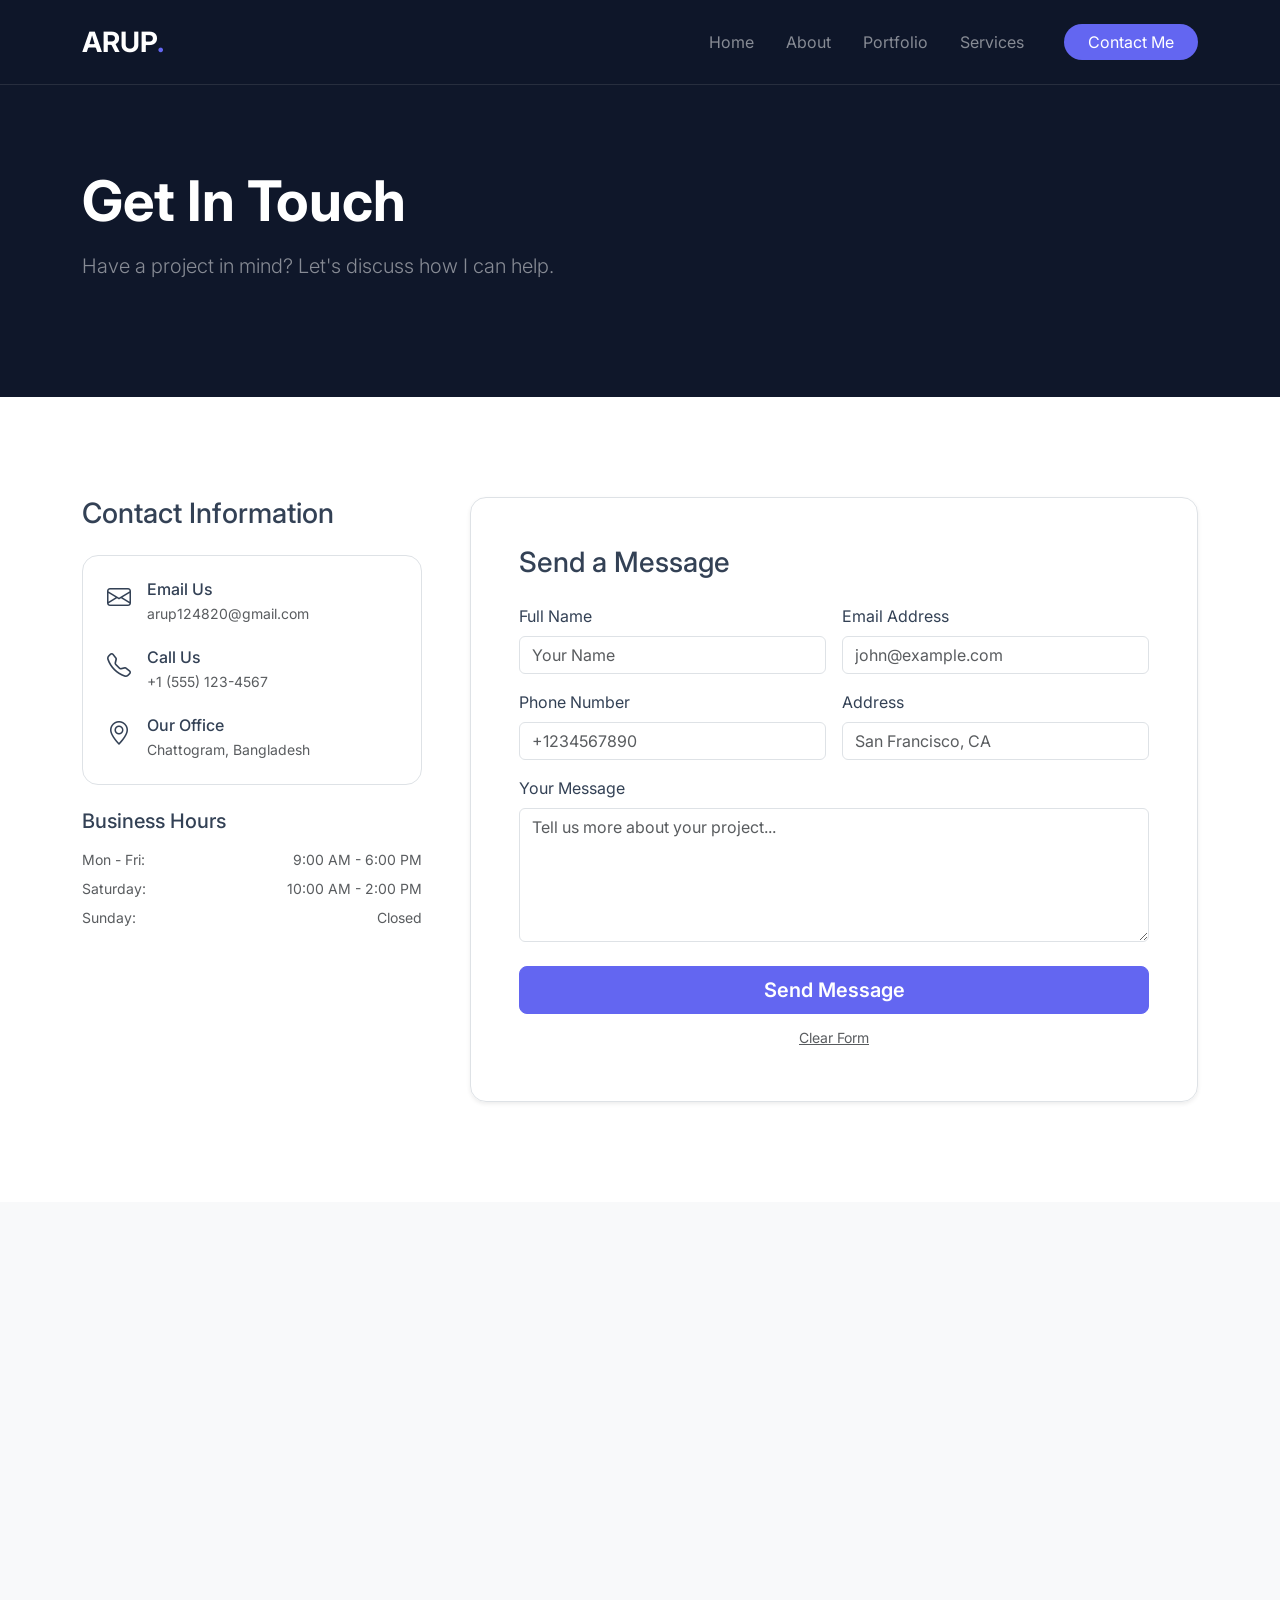
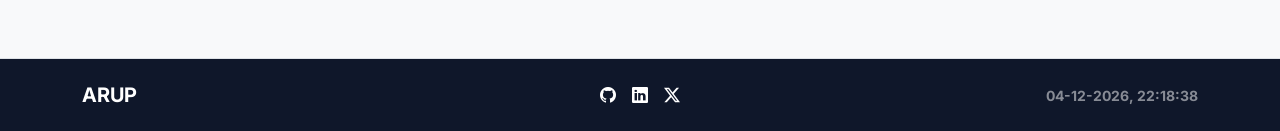
<file: contact.html>
<!DOCTYPE html>
<html lang="en">

<head>
    <meta charset="UTF-8">
    <meta name="viewport" content="width=device-width, initial-scale=1.0">
    <title>Contact Me | Shahrear Emon</title>
    <meta name="description" content="Get in touch with Shahrear Emon for your next web project.">
    <link
        href="https://fonts.googleapis.com/css2?family=Inter:wght@400;500;600;700&family=Manrope:wght@700;800&display=swap"
        rel="stylesheet">
    <link href="https://cdn.jsdelivr.net/npm/bootstrap@5.3.0/dist/css/bootstrap.min.css" rel="stylesheet">
    <link rel="stylesheet" href="https://cdn.jsdelivr.net/npm/bootstrap-icons@1.11.1/font/bootstrap-icons.css">
    <link rel="stylesheet" href="assets/css/styles.css">
</head>

<body>

    <header>
        <nav class="navbar navbar-expand-lg fixed-top py-3 transition-all" id="mainNav">
            <div class="container">
                <a class="navbar-brand fw-bold fs-3 text-white" href="index.html">ARUP<span
                        class="accent-dot">.</span></a>
                <button class="navbar-toggler border-0 shadow-none" type="button" data-bs-toggle="collapse"
                    data-bs-target="#navbarNav">
                    <span class="bi bi-list text-white fs-1"></span>
                </button>
                <div class="collapse navbar-collapse" id="navbarNav">
                    <ul class="navbar-nav ms-auto me-lg-4">
                        <li class="nav-item"><a class="nav-link text-white-50 px-3" href="index.html">Home</a></li>
                        <li class="nav-item"><a class="nav-link text-white-50 px-3" href="about.html">About</a></li>
                        <li class="nav-item"><a class="nav-link text-white-50 px-3" href="portfolio.html">Portfolio</a>
                        </li>
                        <li class="nav-item"><a class="nav-link text-white-50 px-3" href="services.html">Services</a>
                        </li>
                    </ul>
                    <div class="d-flex align-items-center">
                        <a href="contact.html" class="btn btn-indigo rounded-pill px-4">Contact Me</a>
                    </div>
                </div>
            </div>
        </nav>
    </header>

    <main>
        <section id="page-header" class="section-padding bg-slate-dark text-white pt-10">
            <div class="container mt-5">
                <h1 class="display-4 fw-bold mb-3">Get In Touch</h1>
                <p class="lead text-white-50" style="max-width: 600px;">Have a project in mind? Let's discuss how I can
                    help.</p>
            </div>
        </section>

        <section id="contact" class="section-padding bg-white">
            <div class="container">
                <div class="row g-5">
                    <div class="col-lg-4">
                        <h2 class="h3 mb-4">Contact Information</h2>
                        <div class="p-4 border rounded-4 mb-4">
                            <div class="d-flex mb-4">
                                <div class="fs-4 text-primary me-3"><i class="bi bi-envelope"></i></div>
                                <div>
                                    <h6 class="mb-1">Email Us</h6>
                                    <p class="text-muted small mb-0">arup124820@gmail.com</p>
                                </div>
                            </div>
                            <div class="d-flex mb-4">
                                <div class="fs-4 text-primary me-3"><i class="bi bi-telephone"></i></div>
                                <div>
                                    <h6 class="mb-1">Call Us</h6>
                                    <p class="text-muted small mb-0">+1 (555) 123-4567</p>
                                </div>
                            </div>
                            <div class="d-flex mb-0">
                                <div class="fs-4 text-primary me-3"><i class="bi bi-geo-alt"></i></div>
                                <div>
                                    <h6 class="mb-1">Our Office</h6>
                                    <p class="text-muted small mb-0">Chattogram, Bangladesh</p>
                                </div>
                            </div>
                        </div>

                        <h3 class="h5 mb-3">Business Hours</h3>
                        <ul class="list-unstyled text-muted small">
                            <li class="mb-2 d-flex justify-content-between"><span>Mon - Fri:</span> <span>9:00 AM - 6:00
                                    PM</span></li>
                            <li class="mb-2 d-flex justify-content-between"><span>Saturday:</span> <span>10:00 AM - 2:00
                                    PM</span></li>
                            <li class="d-flex justify-content-between"><span>Sunday:</span> <span>Closed</span></li>
                        </ul>
                    </div>

                    <div class="col-lg-8">
                        <div class="p-4 p-md-5 border rounded-4 shadow-sm">
                            <h2 class="h3 mb-4">Send a Message</h2>
                            <div id="form-success" class="alert alert-success d-none-js">
                                Thank you! Your message has been sent successfully.
                            </div>
                            <form id="contact-form" novalidate>
                                <div class="row g-3">
                                    <div class="col-md-6">
                                        <label for="name" class="form-label">Full Name</label>
                                        <input type="text" class="form-control" id="name" placeholder="Your Name"
                                            required>
                                        <div class="invalid-feedback"></div>
                                    </div>
                                    <div class="col-md-6">
                                        <label for="email" class="form-label">Email Address</label>
                                        <input type="email" class="form-control" id="email"
                                            placeholder="john@example.com" required>
                                        <div class="invalid-feedback"></div>
                                    </div>
                                    <div class="col-md-6">
                                        <label for="phone" class="form-label">Phone Number</label>
                                        <input type="tel" class="form-control" id="phone" placeholder="+1234567890"
                                            required>
                                        <div class="invalid-feedback"></div>
                                    </div>
                                    <div class="col-md-6">
                                        <label for="address" class="form-label">Address</label>
                                        <input type="text" class="form-control" id="address"
                                            placeholder="San Francisco, CA" required>
                                        <div class="invalid-feedback"></div>
                                    </div>
                                    <div class="col-12">
                                        <label for="message" class="form-label">Your Message</label>
                                        <textarea class="form-control" id="message" rows="5"
                                            placeholder="Tell us more about your project..." required></textarea>
                                        <div class="invalid-feedback"></div>
                                    </div>
                                    <div class="col-12 mt-4">
                                        <button type="submit" class="btn btn-primary btn-lg w-100">Send Message</button>
                                        <button type="reset" class="btn btn-link text-muted mt-2 w-100 btn-sm">Clear
                                            Form</button>
                                    </div>
                                </div>
                            </form>
                        </div>
                    </div>
                </div>
            </div>
        </section>

        <section id="map" class="bg-light">
            <div class="container-fluid p-0">
                <iframe
                    src="https://www.google.com/maps/embed?pb=!1m18!1m12!1m3!1d3153.01923456789!2d-122.401!3d37.78!2m3!1f0!2f0!3f0!3m2!1i1024!2i768!4f13.1!3m3!1m2!1s0x8085808580858085%3A0x8085808580858085!2sSan%20Francisco%2C%20CA!5e0!3m2!1sen!2sus!4v1620000000000!5m2!1sen!2sus"
                    class="map-iframe" allowfullscreen="" loading="lazy"></iframe>
            </div>
        </section>

    </main>
    <footer class="py-4 border-top">
        <div class="container">
            <div class="row align-items-center">
                <div class="col-md-4 text-center text-md-start mb-3 mb-md-0">
                    <h5 class="fw-bold mb-0">ARUP</h5>
                </div>
                <div class="col-md-4 text-center mb-3 mb-md-0">
                    <div class="d-flex justify-content-center gap-3">
                        <a href="https://github.com" class="text-white" title="GitHub"><i class="bi bi-github"></i></a>
                        <a href="https://linkedin.com" class="text-white" title="LinkedIn"><i
                                class="bi bi-linkedin"></i></a>
                        <a href="https://twitter.com" class="text-white" title="Twitter/X"><i
                                class="bi bi-twitter-x"></i></a>
                    </div>
                </div>
                <div class="col-md-4 text-center text-md-end">
                    <small id="live-date-time" class="text-white-50 fw-bold"></small>
                </div>
            </div>
        </div>
    </footer>

    <script src="https://cdn.jsdelivr.net/npm/bootstrap@5.3.0/dist/js/bootstrap.bundle.min.js"></script>
    <script src="assets/js/script.js"></script>
</body>

</html>
</file>
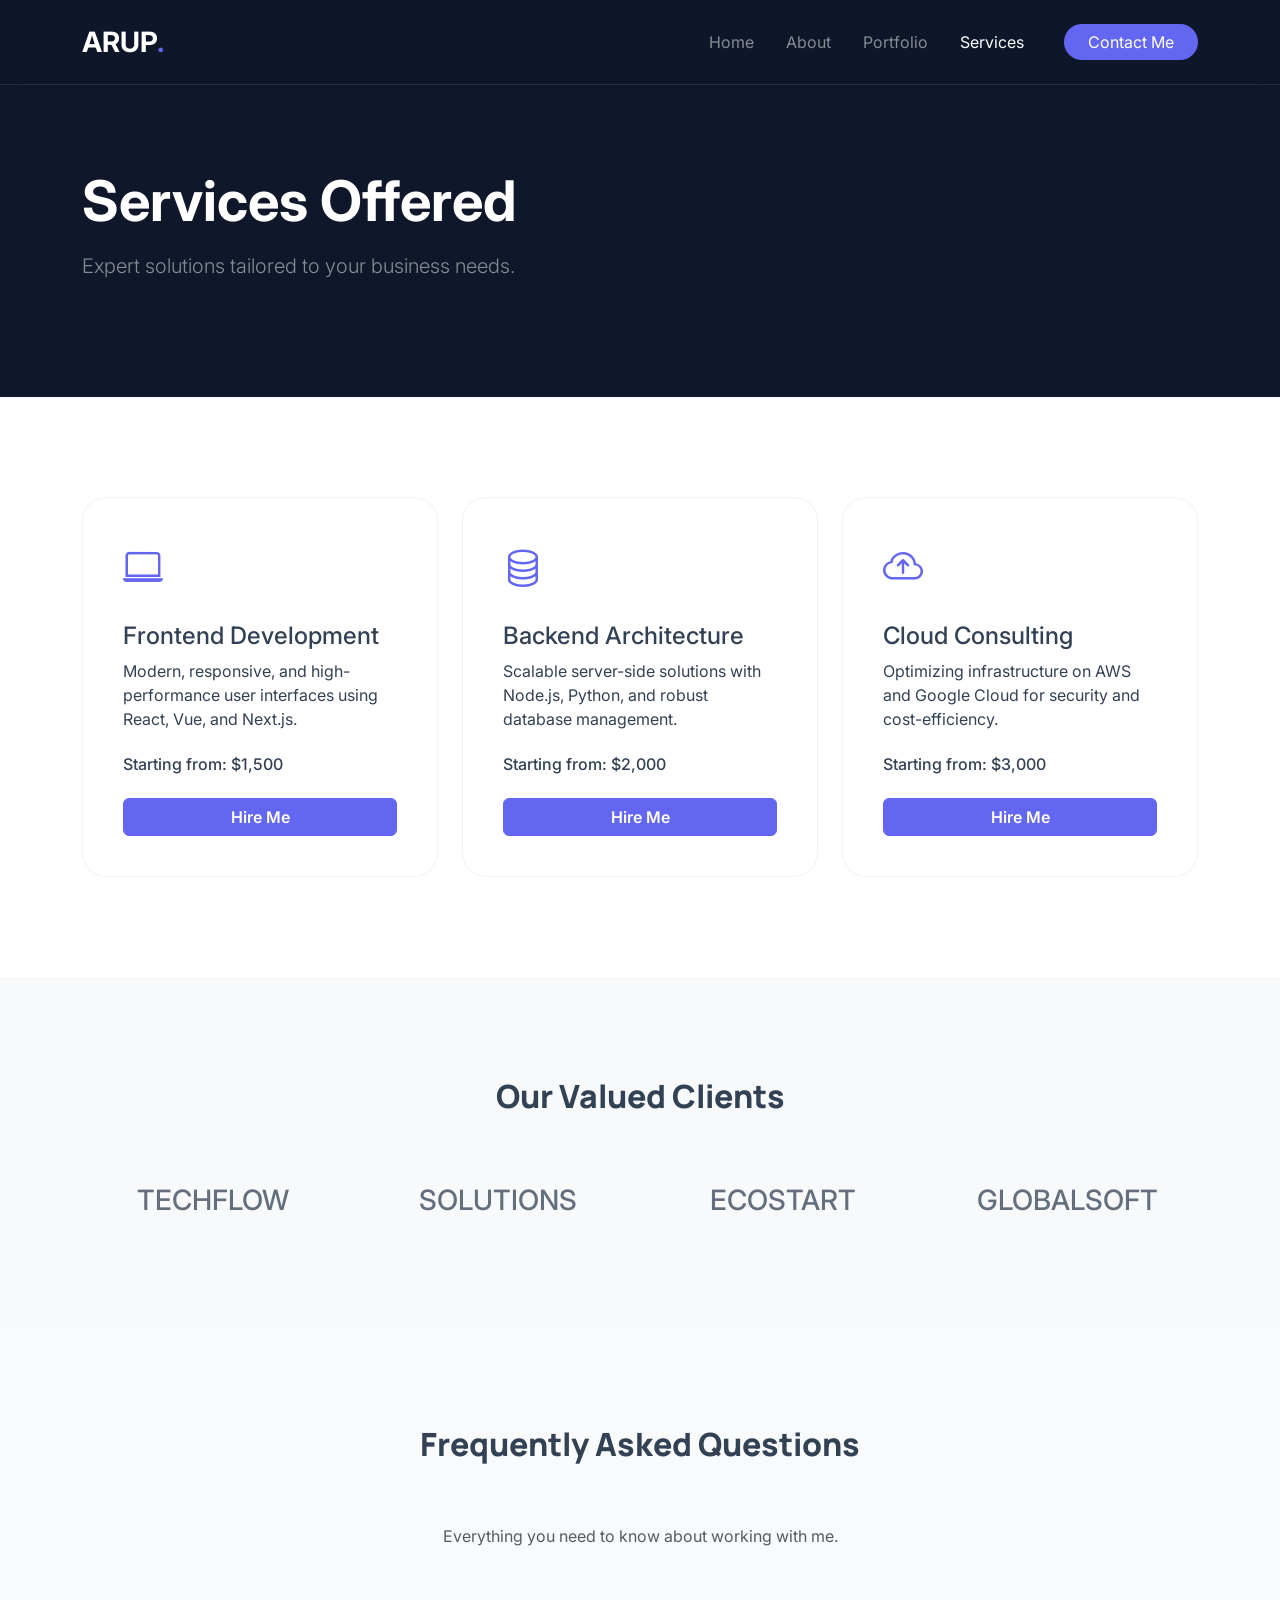
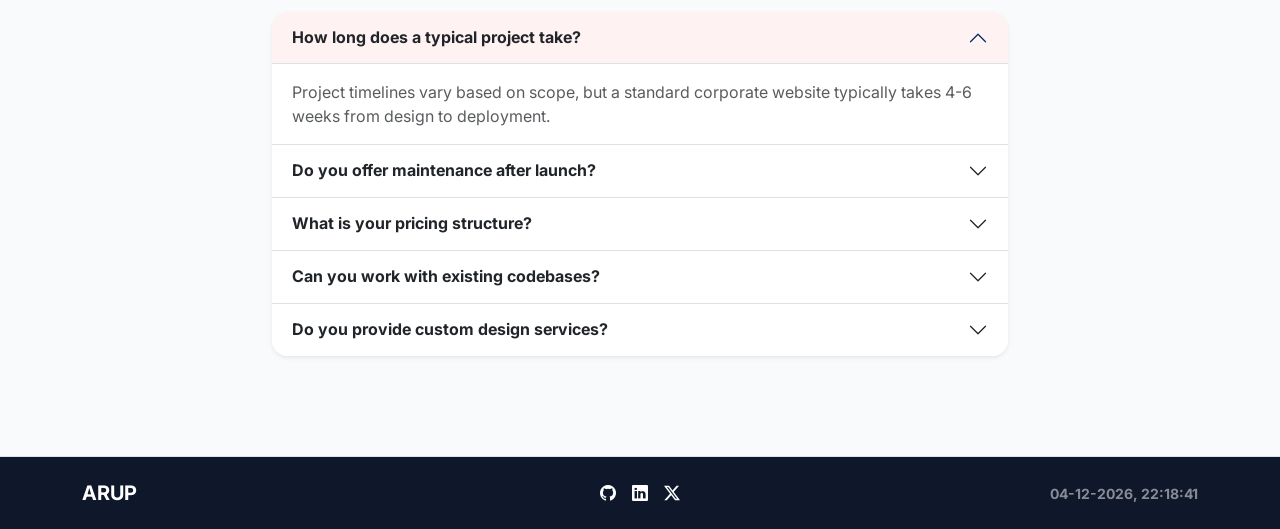
<file: services.html>
<!DOCTYPE html>
<html lang="en">

<head>
    <meta charset="UTF-8">
    <meta name="viewport" content="width=device-width, initial-scale=1.0">
    <title>Services | Shahrear Emon - Expert Web Development & Liberation War History Projects</title>
    <meta name="description"
        content="Explore professional services by Shahrear Emon, including web development, app development, and specialized digital archiving for liberation war history.">
    <link
        href="https://fonts.googleapis.com/css2?family=Inter:wght@400;500;600;700&family=Manrope:wght@700;800&display=swap"
        rel="stylesheet">
    <link href="https://cdn.jsdelivr.net/npm/bootstrap@5.3.0/dist/css/bootstrap.min.css" rel="stylesheet">
    <link rel="stylesheet" href="https://cdn.jsdelivr.net/npm/bootstrap-icons@1.11.1/font/bootstrap-icons.css">
    <link rel="stylesheet" href="assets/css/styles.css">
</head>

<body>

    <header>
        <nav class="navbar navbar-expand-lg fixed-top py-3 transition-all" id="mainNav">
            <div class="container">
                <a class="navbar-brand fw-bold fs-3 text-white" href="index.html">ARUP<span
                        class="accent-dot">.</span></a>
                <button class="navbar-toggler border-0 shadow-none" type="button" data-bs-toggle="collapse"
                    data-bs-target="#navbarNav">
                    <span class="bi bi-list text-white fs-1"></span>
                </button>
                <div class="collapse navbar-collapse" id="navbarNav">
                    <ul class="navbar-nav ms-auto me-lg-4">
                        <li class="nav-item"><a class="nav-link text-white-50 px-3" href="index.html">Home</a></li>
                        <li class="nav-item"><a class="nav-link text-white-50 px-3" href="about.html">About</a></li>
                        <li class="nav-item"><a class="nav-link text-white-50 px-3" href="portfolio.html">Portfolio</a>
                        </li>
                        <li class="nav-item"><a class="nav-link active text-white px-3"
                                href="services.html">Services</a>
                        </li>
                    </ul>
                    <div class="d-flex align-items-center">
                        <a href="contact.html" class="btn btn-indigo rounded-pill px-4">Contact Me</a>
                    </div>
                </div>
            </div>
        </nav>
    </header>

    <main>
        <section id="page-header" class="section-padding bg-slate-dark text-white pt-10">
            <div class="container mt-5">
                <h1 class="display-4 fw-bold mb-3">Services Offered</h1>
                <p class="lead text-white-50" style="max-width: 600px;">Expert solutions tailored to your business
                    needs.</p>
            </div>
        </section>

        <section id="services-grid" class="section-padding bg-white">
            <div class="container">
                <div class="row g-4">
                    <div class="col-lg-4 col-md-6">
                        <div class="service-card">
                            <div class="service-icon"><i class="bi bi-laptop"></i></div>
                            <h4>Frontend Development</h4>
                            <p>Modern, responsive, and high-performance user interfaces using React, Vue, and Next.js.
                            </p>
                            <h6 class="mt-4 mb-2">Starting from: $1,500</h6>
                            <a href="contact.html" class="btn btn-primary mt-3 w-100">Hire Me</a>
                        </div>
                    </div>
                    <div class="col-lg-4 col-md-6">
                        <div class="service-card">
                            <div class="service-icon"><i class="bi bi-database"></i></div>
                            <h4>Backend Architecture</h4>
                            <p>Scalable server-side solutions with Node.js, Python, and robust database management.</p>
                            <h6 class="mt-4 mb-2">Starting from: $2,000</h6>
                            <a href="contact.html" class="btn btn-primary mt-3 w-100">Hire Me</a>
                        </div>
                    </div>
                    <div class="col-lg-4 col-md-6">
                        <div class="service-card">
                            <div class="service-icon"><i class="bi bi-cloud-arrow-up"></i></div>
                            <h4>Cloud Consulting</h4>
                            <p>Optimizing infrastructure on AWS and Google Cloud for security and cost-efficiency.</p>
                            <h6 class="mt-4 mb-2">Starting from: $3,000</h6>
                            <a href="contact.html" class="btn btn-primary mt-3 w-100">Hire Me</a>
                        </div>
                    </div>
                </div>
            </div>
        </section>

        <section id="clients" class="section-padding bg-light">
            <div class="container text-center">
                <h2 class="section-title mb-5">Our Valued Clients</h2>
                <div class="row g-4 align-items-center opacity-75">
                    <div class="col-6 col-md-3">
                        <h3>TECHFLOW</h3>
                    </div>
                    <div class="col-6 col-md-3">
                        <h3>SOLUTIONS</h3>
                    </div>
                    <div class="col-6 col-md-3">
                        <h3>ECOSTART</h3>
                    </div>
                    <div class="col-6 col-md-3">
                        <h3>GLOBALSOFT</h3>
                    </div>
                </div>
            </div>
        </section>

        <section id="faq" class="section-padding bg-slate-50">
            <div class="container">
                <div class="row justify-content-center text-center mb-5">
                    <div class="col-lg-8">
                        <h2 class="section-title">Frequently Asked Questions</h2>
                        <p class="text-muted">Everything you need to know about working with me.</p>
                    </div>
                </div>
                <div class="row justify-content-center">
                    <div class="col-lg-8">
                        <div class="accordion shadow-sm rounded-4 overflow-hidden" id="faqAccordion">
                            <div class="accordion-item border-0 border-bottom">
                                <h2 class="accordion-header">
                                    <button class="accordion-button fw-bold" type="button" data-bs-toggle="collapse"
                                        data-bs-target="#faq1">
                                        How long does a typical project take?
                                    </button>
                                </h2>
                                <div id="faq1" class="accordion-collapse collapse show" data-bs-parent="#faqAccordion">
                                    <div class="accordion-body text-muted">
                                        Project timelines vary based on scope, but a standard corporate website
                                        typically
                                        takes 4-6 weeks from design to deployment.
                                    </div>
                                </div>
                            </div>
                            <div class="accordion-item border-0 border-bottom">
                                <h2 class="accordion-header">
                                    <button class="accordion-button collapsed fw-bold" type="button"
                                        data-bs-toggle="collapse" data-bs-target="#faq2">
                                        Do you offer maintenance after launch?
                                    </button>
                                </h2>
                                <div id="faq2" class="accordion-collapse collapse" data-bs-parent="#faqAccordion">
                                    <div class="accordion-body text-muted">
                                        Yes, I provide monthly maintenance packages that include security updates,
                                        performance optimization, and content updates.
                                    </div>
                                </div>
                            </div>
                            <div class="accordion-item border-0 border-bottom">
                                <h2 class="accordion-header">
                                    <button class="accordion-button collapsed fw-bold" type="button"
                                        data-bs-toggle="collapse" data-bs-target="#faq3">
                                        What is your pricing structure?
                                    </button>
                                </h2>
                                <div id="faq3" class="accordion-collapse collapse" data-bs-parent="#faqAccordion">
                                    <div class="accordion-body text-muted">
                                        I work on both fixed-price project bases and hourly retainer models, depending
                                        on
                                        the client's needs and project complexity.
                                    </div>
                                </div>
                            </div>
                            <div class="accordion-item border-0 border-bottom">
                                <h2 class="accordion-header">
                                    <button class="accordion-button collapsed fw-bold" type="button"
                                        data-bs-toggle="collapse" data-bs-target="#faq4">
                                        Can you work with existing codebases?
                                    </button>
                                </h2>
                                <div id="faq4" class="accordion-collapse collapse" data-bs-parent="#faqAccordion">
                                    <div class="accordion-body text-muted">
                                        Absolutely. I frequently assist companies in refactoring, optimizing, or adding
                                        features to their existing legacy systems.
                                    </div>
                                </div>
                            </div>
                            <div class="accordion-item border-0">
                                <h2 class="accordion-header">
                                    <button class="accordion-button collapsed fw-bold" type="button"
                                        data-bs-toggle="collapse" data-bs-target="#faq5">
                                        Do you provide custom design services?
                                    </button>
                                </h2>
                                <div id="faq5" class="accordion-collapse collapse" data-bs-parent="#faqAccordion">
                                    <div class="accordion-body text-muted">
                                        Yes, I collaborate with expert UI/UX designers to provide end-to-end solutions
                                        from
                                        initial wireframes to final code.
                                    </div>
                                </div>
                            </div>
                        </div>
                    </div>
                </div>
            </div>
        </section>

    </main>
    <footer class="py-4 border-top">
        <div class="container">
            <div class="row align-items-center">
                <div class="col-md-4 text-center text-md-start mb-3 mb-md-0">
                    <h5 class="fw-bold mb-0">ARUP</h5>
                </div>
                <div class="col-md-4 text-center mb-3 mb-md-0">
                    <div class="d-flex justify-content-center gap-3">
                        <a href="https://github.com" class="text-white" title="GitHub"><i class="bi bi-github"></i></a>
                        <a href="https://linkedin.com" class="text-white" title="LinkedIn"><i
                                class="bi bi-linkedin"></i></a>
                        <a href="https://twitter.com" class="text-white" title="Twitter/X"><i
                                class="bi bi-twitter-x"></i></a>
                    </div>
                </div>
                <div class="col-md-4 text-center text-md-end">
                    <small id="live-date-time" class="text-white-50 fw-bold"></small>
                </div>
            </div>
        </div>
    </footer>

    <!-- Bootstrap 5 JS Bundle -->
    <script src="https://cdn.jsdelivr.net/npm/bootstrap@5.3.0/dist/js/bootstrap.bundle.min.js"></script>
    <script src="assets/js/script.js"></script>
</body>

</html>
</file>
<file: assets/css/styles.css>
/* Color Variables - The Unique Palette */
:root {
  --indigo-primary: #6366f1;
  --indigo-hover: #4f46e5;
  --slate-dark: #0f172a;
  --slate-light: #1e293b;
  --text-main: #334155;
  --bg-light: #f8fafc;
}

body {
  font-family: "Inter", sans-serif;
  color: var(--text-main);
  overflow-x: hidden;
}

/* Navbar Glassmorphism */
.navbar {
  background: rgba(15, 23, 42, 0.9);
  backdrop-filter: blur(12px);
  -webkit-backdrop-filter: blur(12px);
  border-bottom: 1px solid rgba(255, 255, 255, 0.1);
  transition: all 0.3s ease;
}

.accent-dot {
  color: var(--indigo-primary);
}

.nav-link:hover {
  color: var(--indigo-primary) !important;
}

.btn-indigo {
  background: var(--indigo-primary);
  color: white;
  border: none;
  transition:
    transform 0.2s,
    background 0.2s;
}

.btn-indigo:hover {
  background: var(--indigo-hover);
  color: white;
  transform: translateY(-2px);
  box-shadow: 0 8px 16px rgba(99, 102, 241, 0.3);
}

.btn-outline-indigo {
  border: 2px solid var(--indigo-primary);
  color: var(--indigo-primary);
  font-weight: 600;
  background: transparent;
  transition: all 0.3s ease;
}

.btn-outline-indigo:hover {
  background: var(--indigo-primary);
  color: white;
  border-color: var(--indigo-primary);
  transform: translateY(-2px);
  box-shadow: 0 8px 16px rgba(99, 102, 241, 0.3);
}

/* Hero Section */
.carousel-item {
  height: 100vh;
  position: relative;
}
.carousel-img {
  width: 100%;
  height: 100%;
  object-fit: cover;
}
.hero-overlay {
  position: absolute;
  inset: 0;
  background: linear-gradient(
    to right,
    rgba(15, 23, 42, 0.95) 0%,
    rgba(15, 23, 42, 0.4) 100%
  );
  z-index: 2;
}

/* Generic Utilities */
.section-padding {
  padding: 100px 0;
}
.bg-slate-dark {
  background-color: var(--slate-dark);
}
.text-indigo {
  color: var(--indigo-primary);
}

.section-title {
  font-family: "Manrope", sans-serif;
  font-weight: 800;
  position: relative;
  padding-bottom: 20px;
  margin-bottom: 40px;
  text-align: center;
}

.section-title.after-left::after {
  left: 0;
  transform: none;
}

/* Card Designs */
.service-card,
.glass-card,
.testimonial-card {
  background: white;
  padding: 2.5rem;
  border-radius: 1.5rem;
  height: 100%;
  transition: all 0.4s cubic-bezier(0.165, 0.84, 0.44, 1);
  border: 1px solid rgba(0, 0, 0, 0.05);
}

.service-card:hover {
  transform: translateY(-12px);
  box-shadow: 0 20px 40px rgba(0, 0, 0, 0.08) !important;
  border-color: var(--indigo-primary);
}

.glass-card {
  background: rgba(255, 255, 255, 0.05);
  border: 1px solid rgba(255, 255, 255, 0.1);
}

.service-icon {
  font-size: 2.5rem;
  color: var(--indigo-primary);
  margin-bottom: 1.5rem;
}

.read-more {
  text-decoration: none;
  font-weight: 700;
  color: var(--indigo-primary);
  font-size: 0.9rem;
  margin-top: 1rem;
  display: inline-block;
}

/* Footer */
footer {
  background: var(--slate-dark);
  color: #fff;
}
.footer-nav li {
  margin-bottom: 0.8rem;
}
.footer-nav a {
  color: rgba(255, 255, 255, 0.5);
  text-decoration: none;
  transition: color 0.2s;
}
.footer-nav a:hover {
  color: var(--indigo-primary);
}

.social-icon {
  width: 40px;
  height: 40px;
  background: rgba(255, 255, 255, 0.05);
  display: flex;
  align-items: center;
  justify-content: center;
  border-radius: 50%;
  color: white;
  text-decoration: none;
  transition: 0.3s;
}
.social-icon:hover {
  background: var(--indigo-primary);
  color: white;
}

.footer-bottom {
  border-top: 1px solid rgba(255, 255, 255, 0.1);
  margin-top: 40px;
  padding-top: 30px;
  font-size: 14px;
  color: rgba(255, 255, 255, 0.5);
}
/* Progress Bars & Skills */
.progress {
  background-color: #e2e8f0;
  border-radius: 10px;
}
.bg-indigo {
  background-color: #6366f1 !important;
}

/* Timeline UI */
.timeline-icon {
  width: 45px;
  height: 45px;
  display: flex;
  align-items: center;
  justify-content: center;
  border-radius: 12px;
  font-size: 1.2rem;
  flex-shrink: 0;
}

/* Image Accent Styling */
.img-accent-box {
  position: absolute;
  width: 100%;
  height: 100%;
  border: 8px solid #6366f1;
  border-radius: 1.5rem;
  top: 20px;
  left: 20px;
  z-index: 1;
}

.letter-spacing-lg {
  letter-spacing: 2px;
}

.grayscale-filter h3 {
  filter: grayscale(100%);
  transition: filter 0.3s;
}

.grayscale-filter h3:hover {
  filter: grayscale(0%);
  color: #6366f1;
}

.pt-10 {
  padding-top: 120px !important;
}
/* Bootstrap Overrides for Red Theme */
.text-primary {
  color: var(--secondary-color) !important;
}
.bg-primary {
  background-color: var(--secondary-color) !important;
}
.border-primary {
  border-color: var(--secondary-color) !important;
}
.btn-primary {
  background: var(--indigo-primary);
  border-color: var(--indigo-primary);
  color: white;
  font-weight: 600;
  transition: all 0.3s ease;
}

.btn-primary:hover {
  background: var(--indigo-hover);
  border-color: var(--indigo-hover);
  color: white;
  transform: translateY(-2px);
  box-shadow: 0 8px 16px rgba(99, 102, 241, 0.3);
}

.btn-outline-primary {
  color: var(--secondary-color);
  border-color: var(--secondary-color);
}
.btn-outline-primary:hover {
  background-color: var(--secondary-color);
  border-color: var(--secondary-color);
  color: var(--indigo-hover);
}
.accordion-button:not(.collapsed) {
  color: var(--secondary-color);
  background-color: #fef2f2;
}
.accordion-button:focus {
  border-color: var(--secondary-color);
  box-shadow: 0 0 0 4px rgba(209, 0, 0, 0.25);
}


/* Responsive Grid */
@media (max-width: 768px) {
  .section-padding {
    padding: 60px 0;
  }
}

/* Page Headers */
.page-header {
  background-color: var(--primary-color);
  color: var(--white);
}

.page-header .breadcrumb-item a {
  color: rgba(255, 255, 255, 0.5);
  text-decoration: none;
}

.page-header .breadcrumb-item.active {
  color: var(--white);
}

/* Utilities */
.d-none-js {
  display: none;
}

.map-iframe {
  border: 0;
  width: 100%;
  height: 450px;
}

/* Background Utilities */
.bg-slate-50 {
  background-color: #f8fafc !important;
}
.bg-slate-100 {
  background-color: #f1f5f9 !important;
}

/* Progress Bars */
.progress-sm {
  height: 8px !important;
}

/* Width Utilities */
.w-95 {
  width: 95% !important;
}
.w-90 {
  width: 90% !important;
}
.w-85 {
  width: 85% !important;
}
.w-80 {
  width: 80% !important;
}
.w-75 {
  width: 75% !important;
}
.w-70 {
  width: 70% !important;
}
</file>
